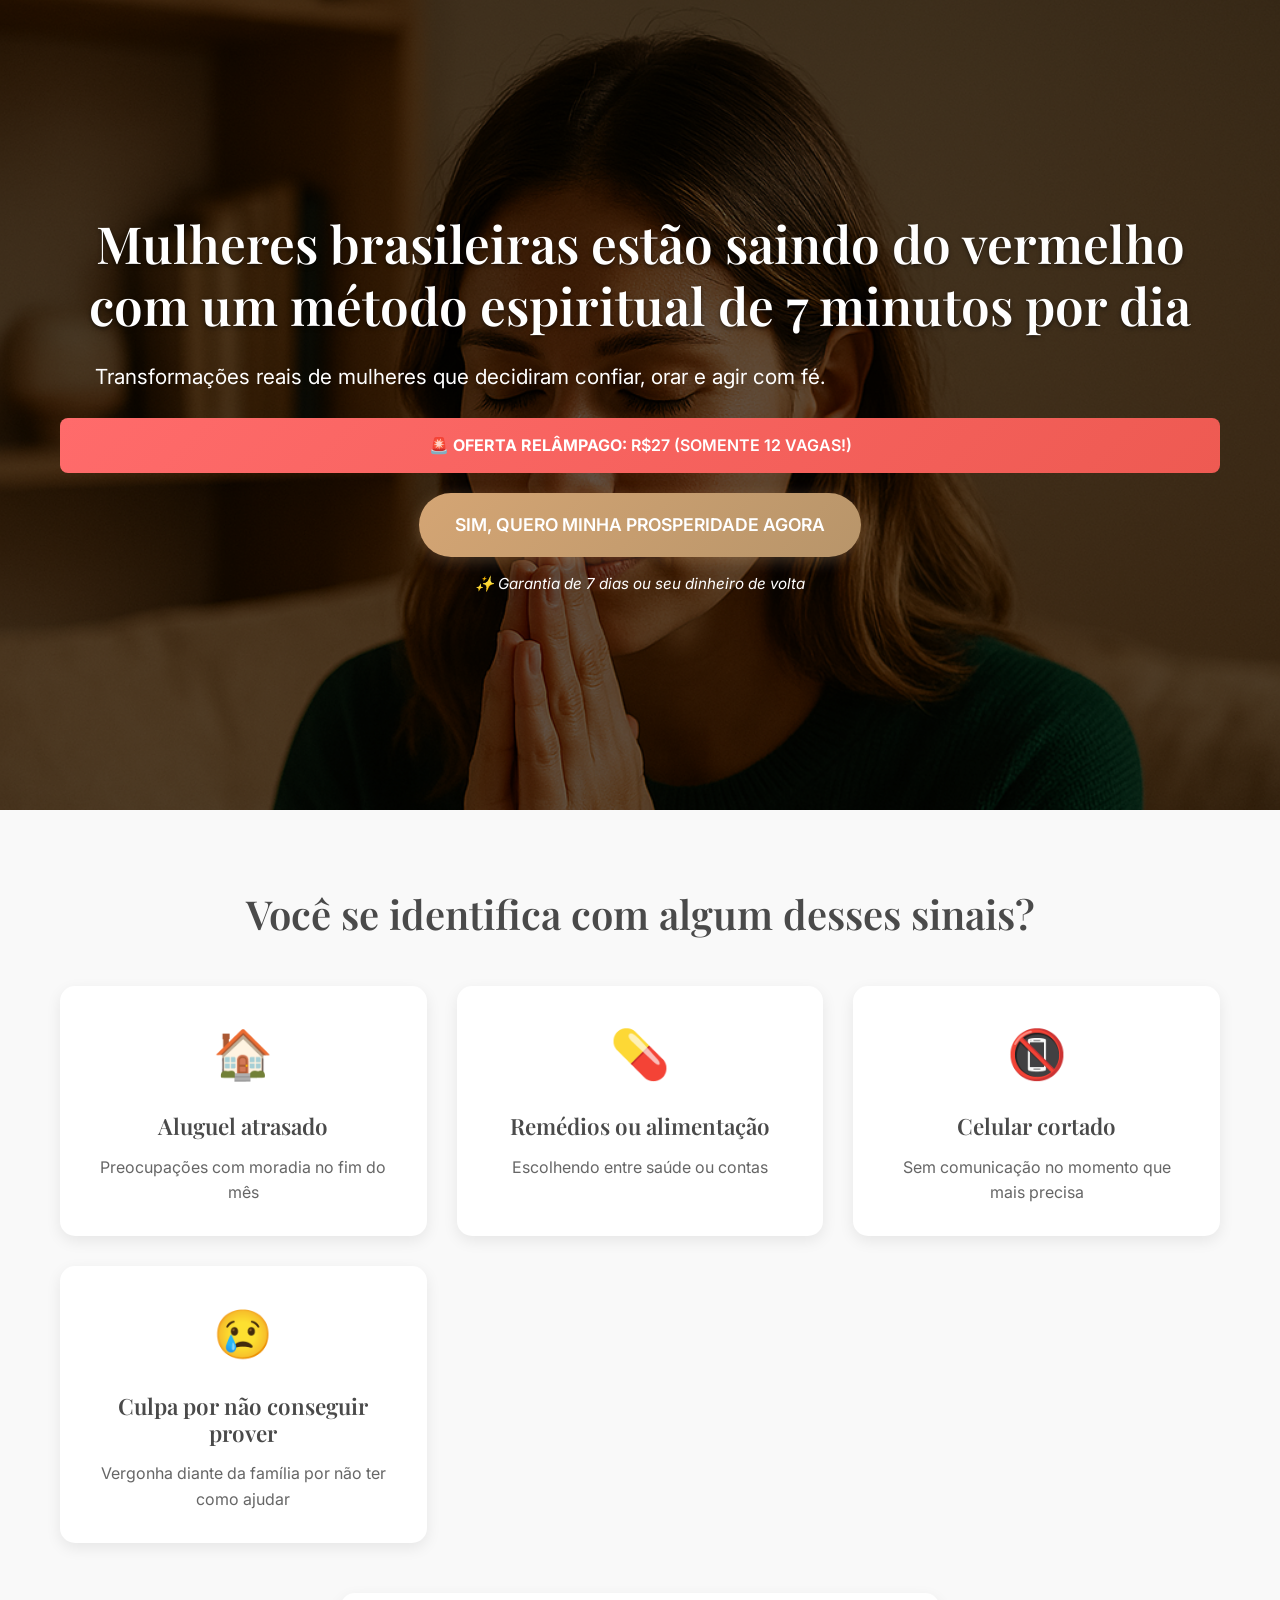
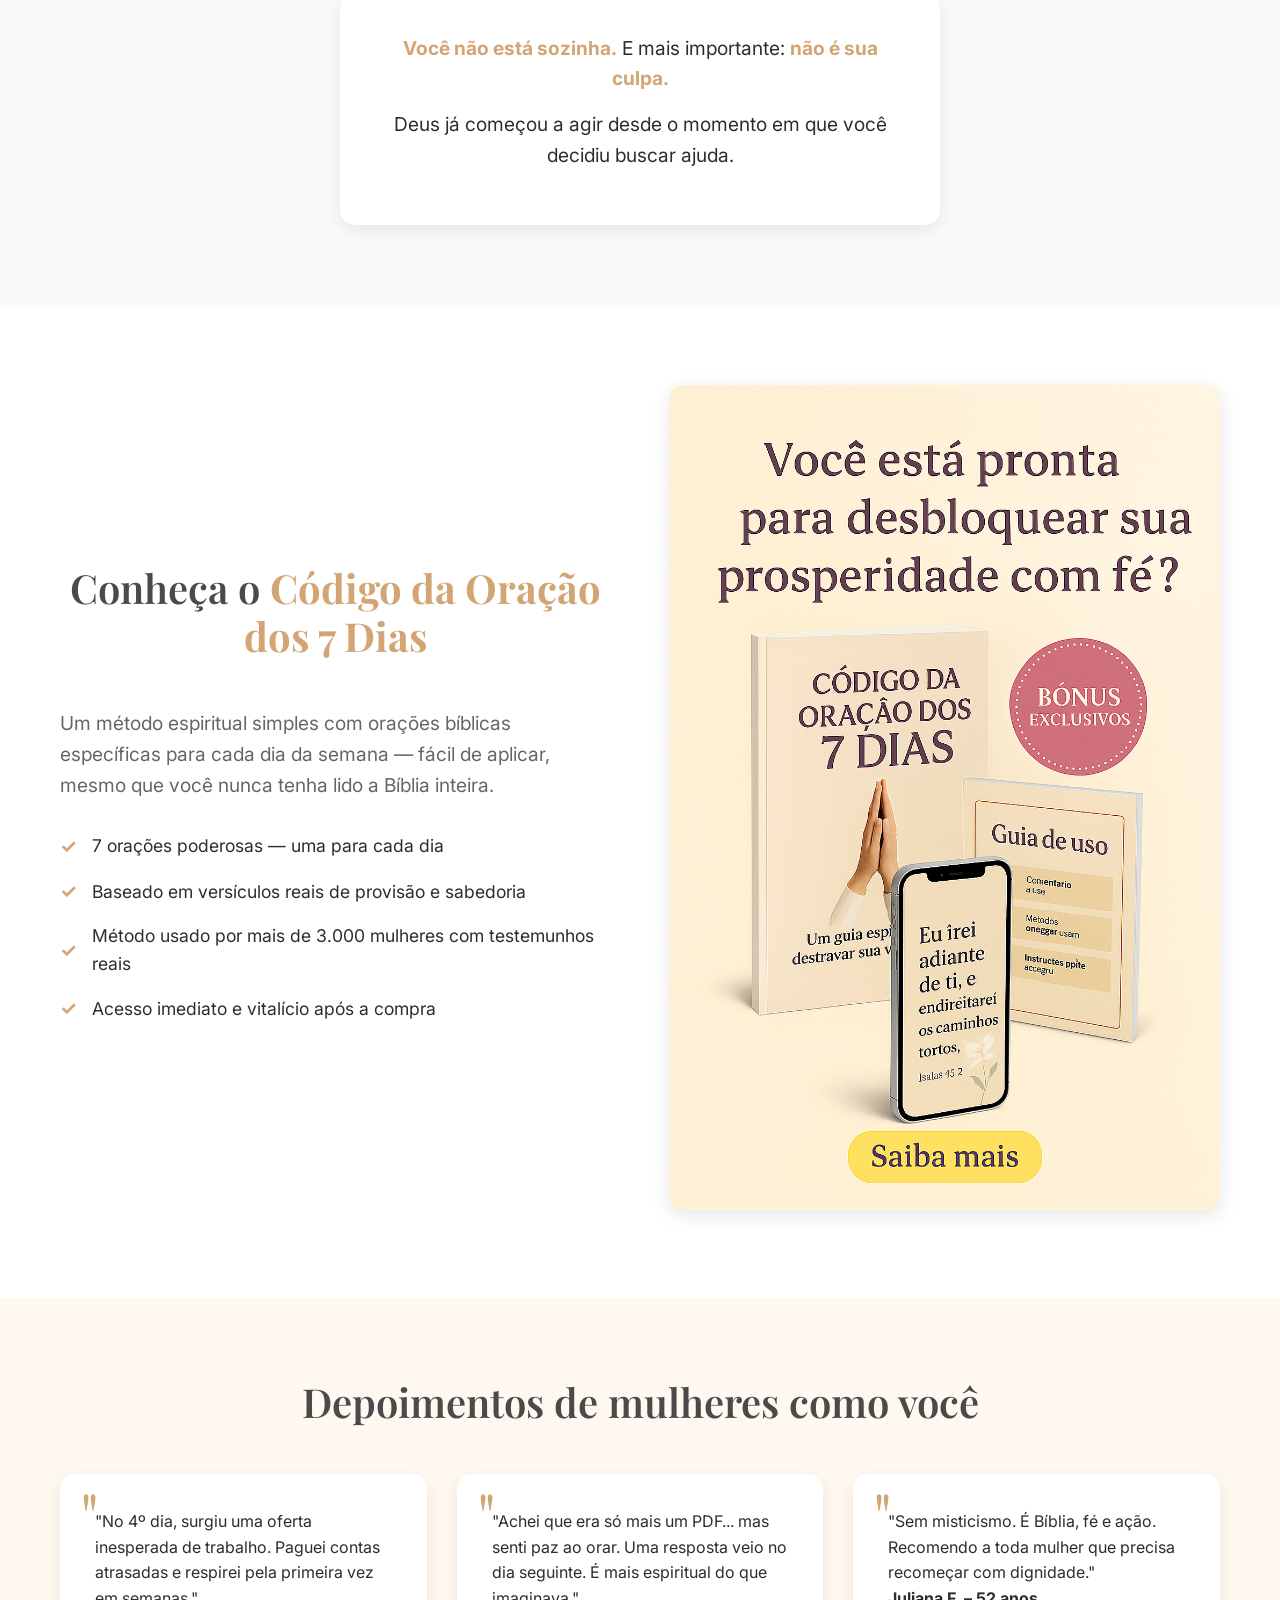
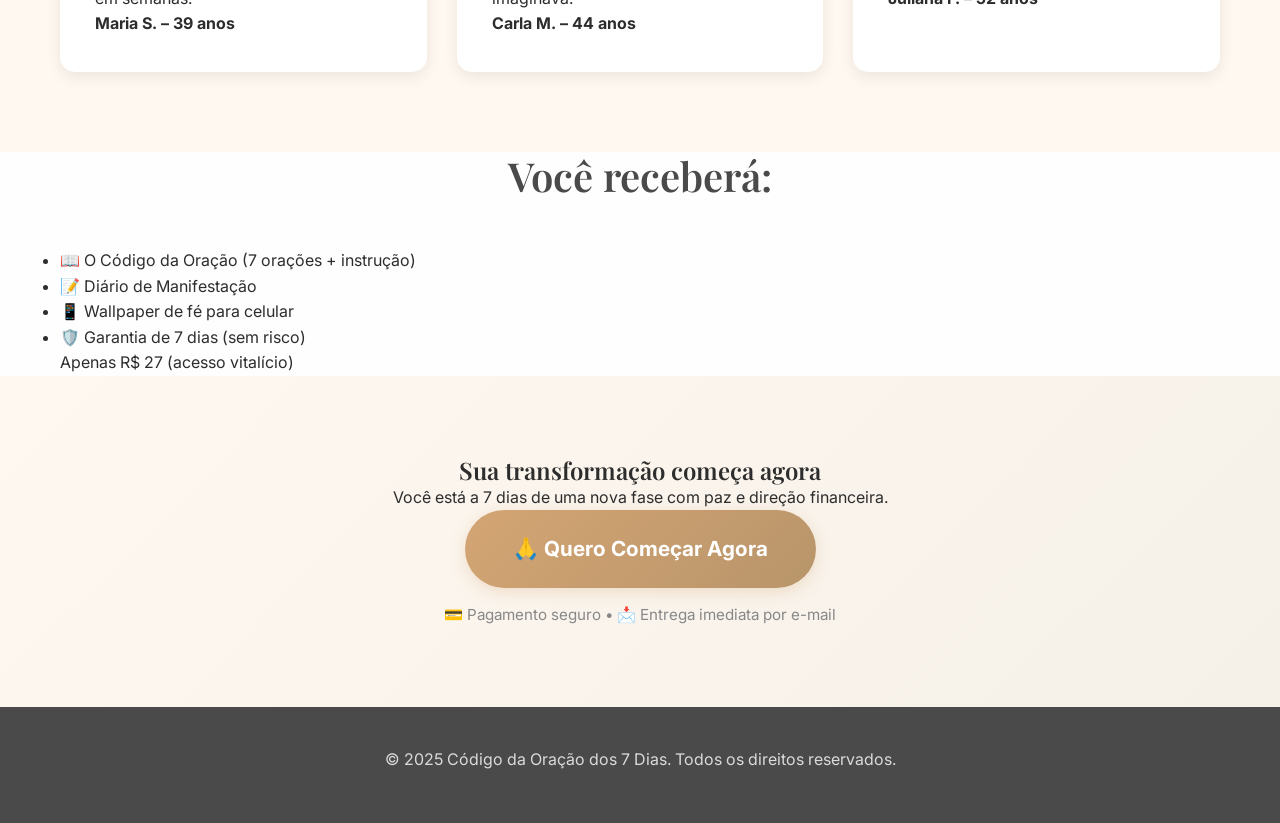
<file: index.html>
<!DOCTYPE html>
<html lang="pt-br">
<head>
  <meta charset="UTF-8" />
  <meta name="viewport" content="width=device-width, initial-scale=1.0" />
  <title>Código da Oração dos 7 Dias - Transformação com Fé</title>
  <meta name="description" content="Transforme sua vida financeira com 7 minutos de oração por dia. Método espiritual simples com resultados reais e comprovados.">
  <link rel="stylesheet" href="style.css" />
  <link rel="preconnect" href="https://fonts.googleapis.com" />
  <link rel="preconnect" href="https://fonts.gstatic.com" crossorigin />
  <link href="https://fonts.googleapis.com/css2?family=Inter:wght@300;400;500;600;700&family=Playfair+Display:wght@400;500;600;700&display=swap" rel="stylesheet" />

  <!-- Meta Pixel Code -->
  <script>
    !function(f,b,e,v,n,t,s){if(f.fbq)return;n=f.fbq=function(){
    n.callMethod?n.callMethod.apply(n,arguments):n.queue.push(arguments)};
    if(!f._fbq)f._fbq=n;n.push=n;n.loaded=!0;n.version='2.0';
    n.queue=[];t=b.createElement(e);t.async=!0;
    t.src='https://connect.facebook.net/en_US/fbevents.js';
    s=b.getElementsByTagName(e)[0];
    s.parentNode.insertBefore(t,s)}(window,document,'script');
    fbq('init', '1267239838112608');
    fbq('track', 'PageView');
  </script>
  <noscript>
    <img height="1" width="1" src="https://www.facebook.com/tr?id=1267239838112608&ev=PageView&noscript=1"/>
  </noscript>
  <!-- End Meta Pixel Code -->
</head>

<body>
  <!-- HERO -->
  <header class="hero">
    <div class="container">
      <div class="hero-content">
        <div class="hero-text">
          <h1 class="hero-title">
            Mulheres brasileiras estão saindo do vermelho com um método espiritual de 7 minutos por dia
          </h1>
          <p class="hero-subtitle">
            Transformações reais de mulheres que decidiram confiar, orar e agir com fé.
          </p>

          <div class="urgency-banner">
            <p>🚨 <strong>OFERTA RELÂMPAGO:</strong> R$27 (SOMENTE <span id="counter">12</span> VAGAS!)</p>
          </div>

          <div class="hero-cta">
            <a href="#oferta" class="btn-primary">SIM, QUERO MINHA PROSPERIDADE AGORA</a>
            <p class="guarantee-text">✨ Garantia de 7 dias ou seu dinheiro de volta</p>
          </div>
        </div>
      </div>
    </div>
  </header>

  <!-- PROBLEMA -->
  <section class="problem">
    <div class="container">
      <h2 class="section-title">Você se identifica com algum desses sinais?</h2>
      <div class="problem-grid">
        <div class="problem-item">
          <div class="problem-icon">🏠</div>
          <h3>Aluguel atrasado</h3>
          <p>Preocupações com moradia no fim do mês</p>
        </div>
        <div class="problem-item">
          <div class="problem-icon">💊</div>
          <h3>Remédios ou alimentação</h3>
          <p>Escolhendo entre saúde ou contas</p>
        </div>
        <div class="problem-item">
          <div class="problem-icon">📵</div>
          <h3>Celular cortado</h3>
          <p>Sem comunicação no momento que mais precisa</p>
        </div>
        <div class="problem-item">
          <div class="problem-icon">😢</div>
          <h3>Culpa por não conseguir prover</h3>
          <p>Vergonha diante da família por não ter como ajudar</p>
        </div>
      </div>
      <div class="problem-conclusion">
        <p><strong>Você não está sozinha.</strong> E mais importante: <strong>não é sua culpa.</strong></p>
        <p>Deus já começou a agir desde o momento em que você decidiu buscar ajuda.</p>
      </div>
    </div>
  </section>

  <!-- SOLUÇÃO -->
  <section class="solution">
    <div class="container">
      <div class="solution-content">
        <div class="solution-text">
          <h2 class="section-title">Conheça o <span class="highlight">Código da Oração dos 7 Dias</span></h2>
          <p class="solution-description">
            Um método espiritual simples com orações bíblicas específicas para cada dia da semana — fácil de aplicar, mesmo que você nunca tenha lido a Bíblia inteira.
          </p>
          <div class="solution-benefits">
            <div class="benefit-item">
              <span class="check">✓</span>
              7 orações poderosas — uma para cada dia
            </div>
            <div class="benefit-item">
              <span class="check">✓</span>
              Baseado em versículos reais de provisão e sabedoria
            </div>
            <div class="benefit-item">
              <span class="check">✓</span>
              Método usado por mais de 3.000 mulheres com testemunhos reais
            </div>
            <div class="benefit-item">
              <span class="check">✓</span>
              Acesso imediato e vitalício após a compra
            </div>
          </div>
        </div>

        <div class="solution-image">
          <img src="produto-principal.png" alt="Mockup do produto Código da Oração dos 7 Dias" style="max-width: 100%; height: auto; border-radius: 12px; box-shadow: 0 5px 20px rgba(0,0,0,0.1);" />
        </div>
      </div>
    </div>
  </section>

  <!-- DEPOIMENTOS -->
  <section class="testimonials">
    <div class="container">
      <h2 class="section-title">Depoimentos de mulheres como você</h2>
      <div class="testimonials-grid">
        <div class="testimonial">
          <p>"No 4º dia, surgiu uma oferta inesperada de trabalho. Paguei contas atrasadas e respirei pela primeira vez em semanas."</p>
          <h4>Maria S. – 39 anos</h4>
        </div>
        <div class="testimonial">
          <p>"Achei que era só mais um PDF... mas senti paz ao orar. Uma resposta veio no dia seguinte. É mais espiritual do que imaginava."</p>
          <h4>Carla M. – 44 anos</h4>
        </div>
        <div class="testimonial">
          <p>"Sem misticismo. É Bíblia, fé e ação. Recomendo a toda mulher que precisa recomeçar com dignidade."</p>
          <h4>Juliana F. – 52 anos</h4>
        </div>
      </div>
    </div>
  </section>

  <!-- OFERTA -->
  <section class="what-you-get">
    <div class="container">
      <h2 class="section-title">Você receberá:</h2>
      <ul>
        <li>📖 O Código da Oração (7 orações + instrução)</li>
        <li>📝 Diário de Manifestação</li>
        <li>📱 Wallpaper de fé para celular</li>
        <li>🛡️ Garantia de 7 dias (sem risco)</li>
      </ul>
      <p class="current-price">Apenas R$ 27 (acesso vitalício)</p>
    </div>
  </section>

  <!-- CTA FINAL -->
  <section class="final-cta" id="oferta">
    <div class="container">
      <h2>Sua transformação começa agora</h2>
      <p>Você está a 7 dias de uma nova fase com paz e direção financeira.</p>
      <a href="https://pay.kirvano.com/52cb859c-5bb2-492b-a7cf-c7e93148ccee" class="btn-primary large">🙏 Quero Começar Agora</a>
      <p class="payment-info">💳 Pagamento seguro • 📩 Entrega imediata por e-mail</p>
    </div>
  </section>

  <!-- FOOTER -->
  <footer class="footer">
    <div class="container">
      <p>© 2025 Código da Oração dos 7 Dias. Todos os direitos reservados.</p>
    </div>
  </footer>

  <!-- Scripts -->
  <script>
    setInterval(() => {
      const counter = document.getElementById("counter");
      const current = parseInt(counter.innerText);
      counter.innerText = Math.max(5, Math.floor(Math.random() * 5) + current - 1);
    }, 30000);
  </script>
</body>
</html>
</file>
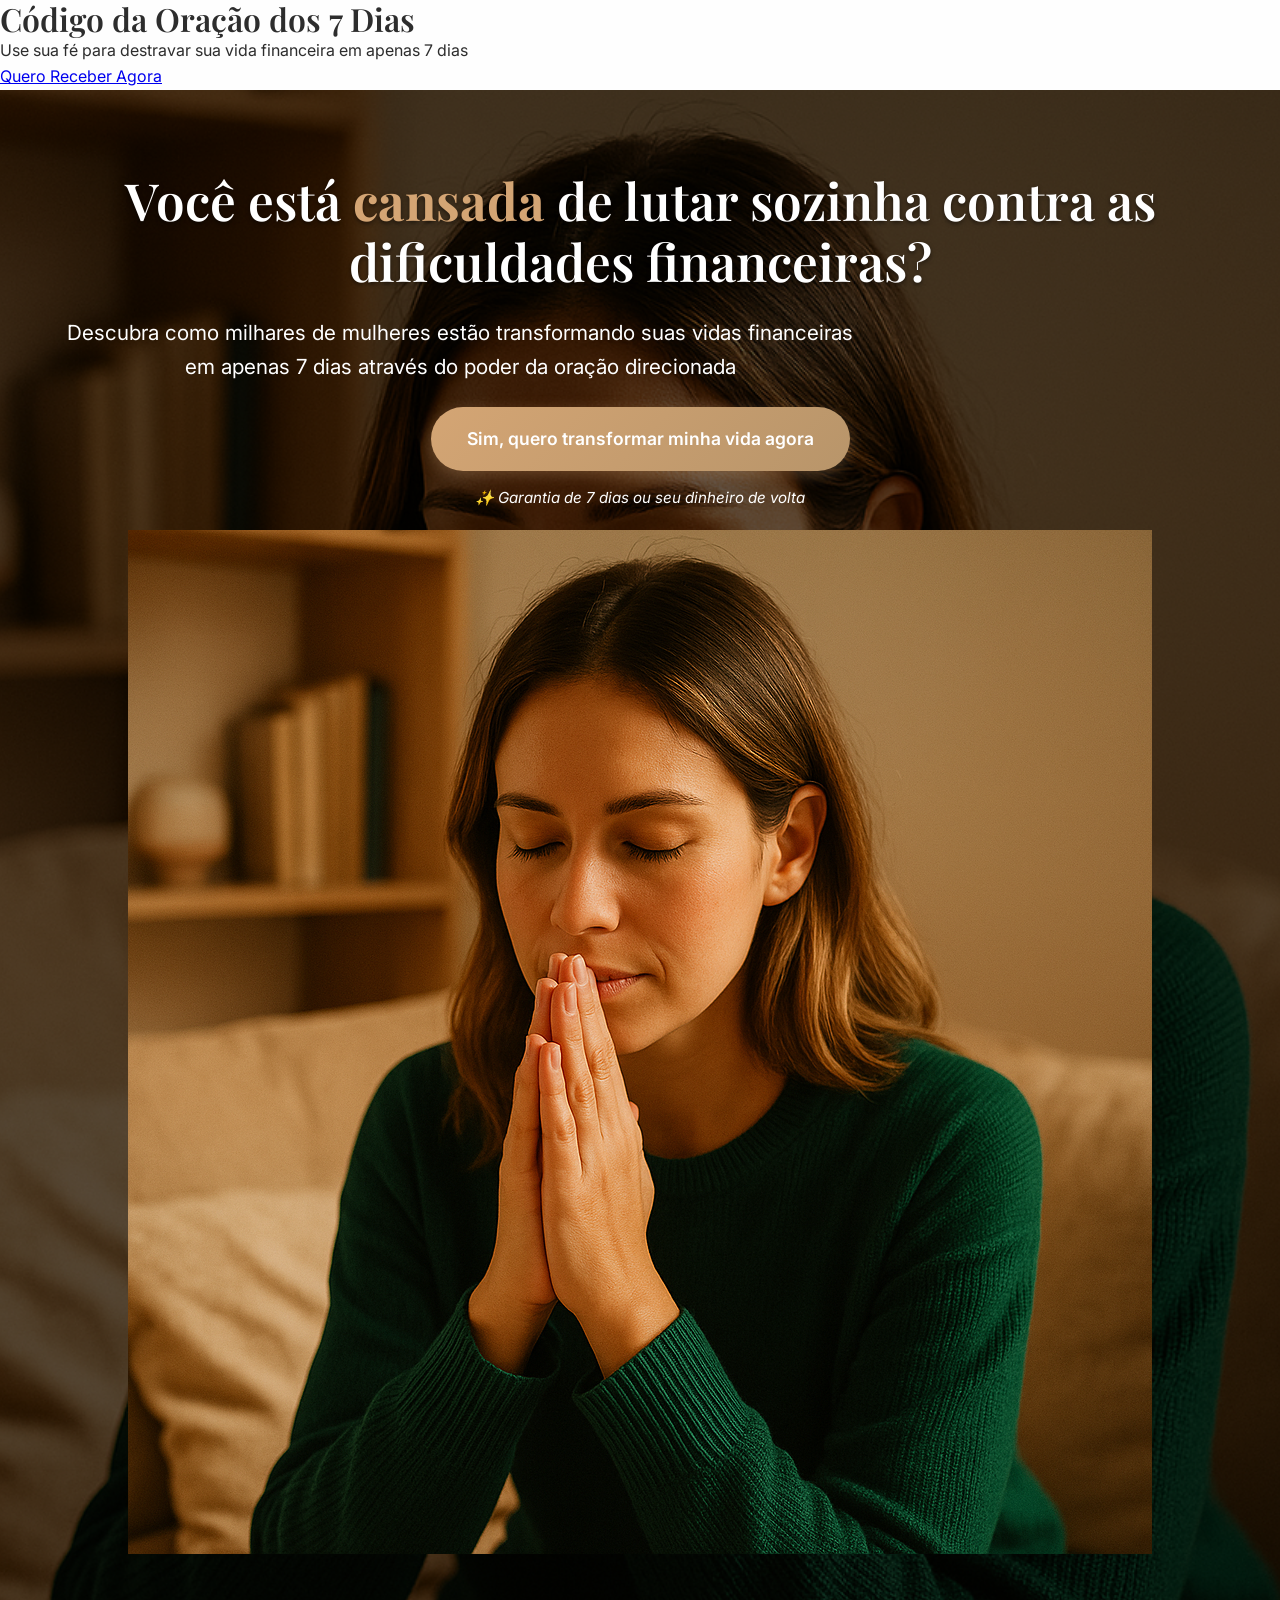
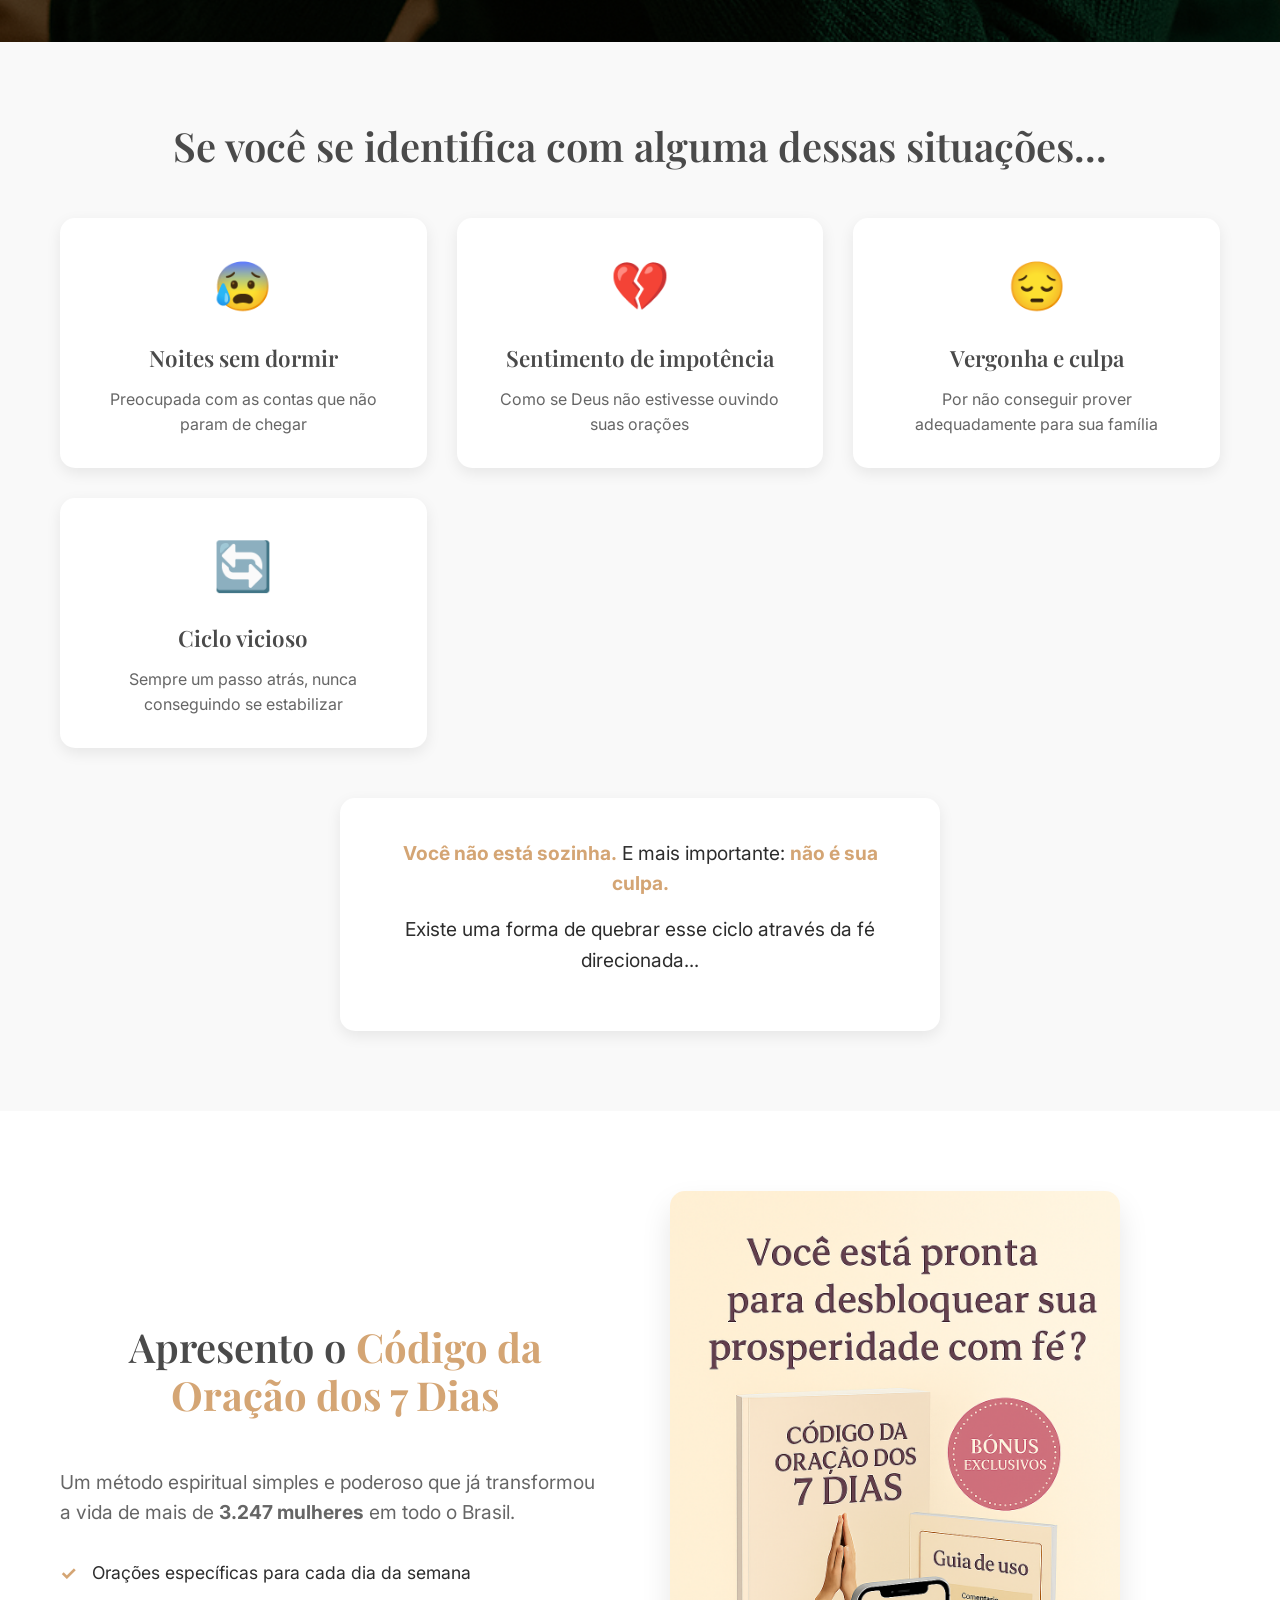
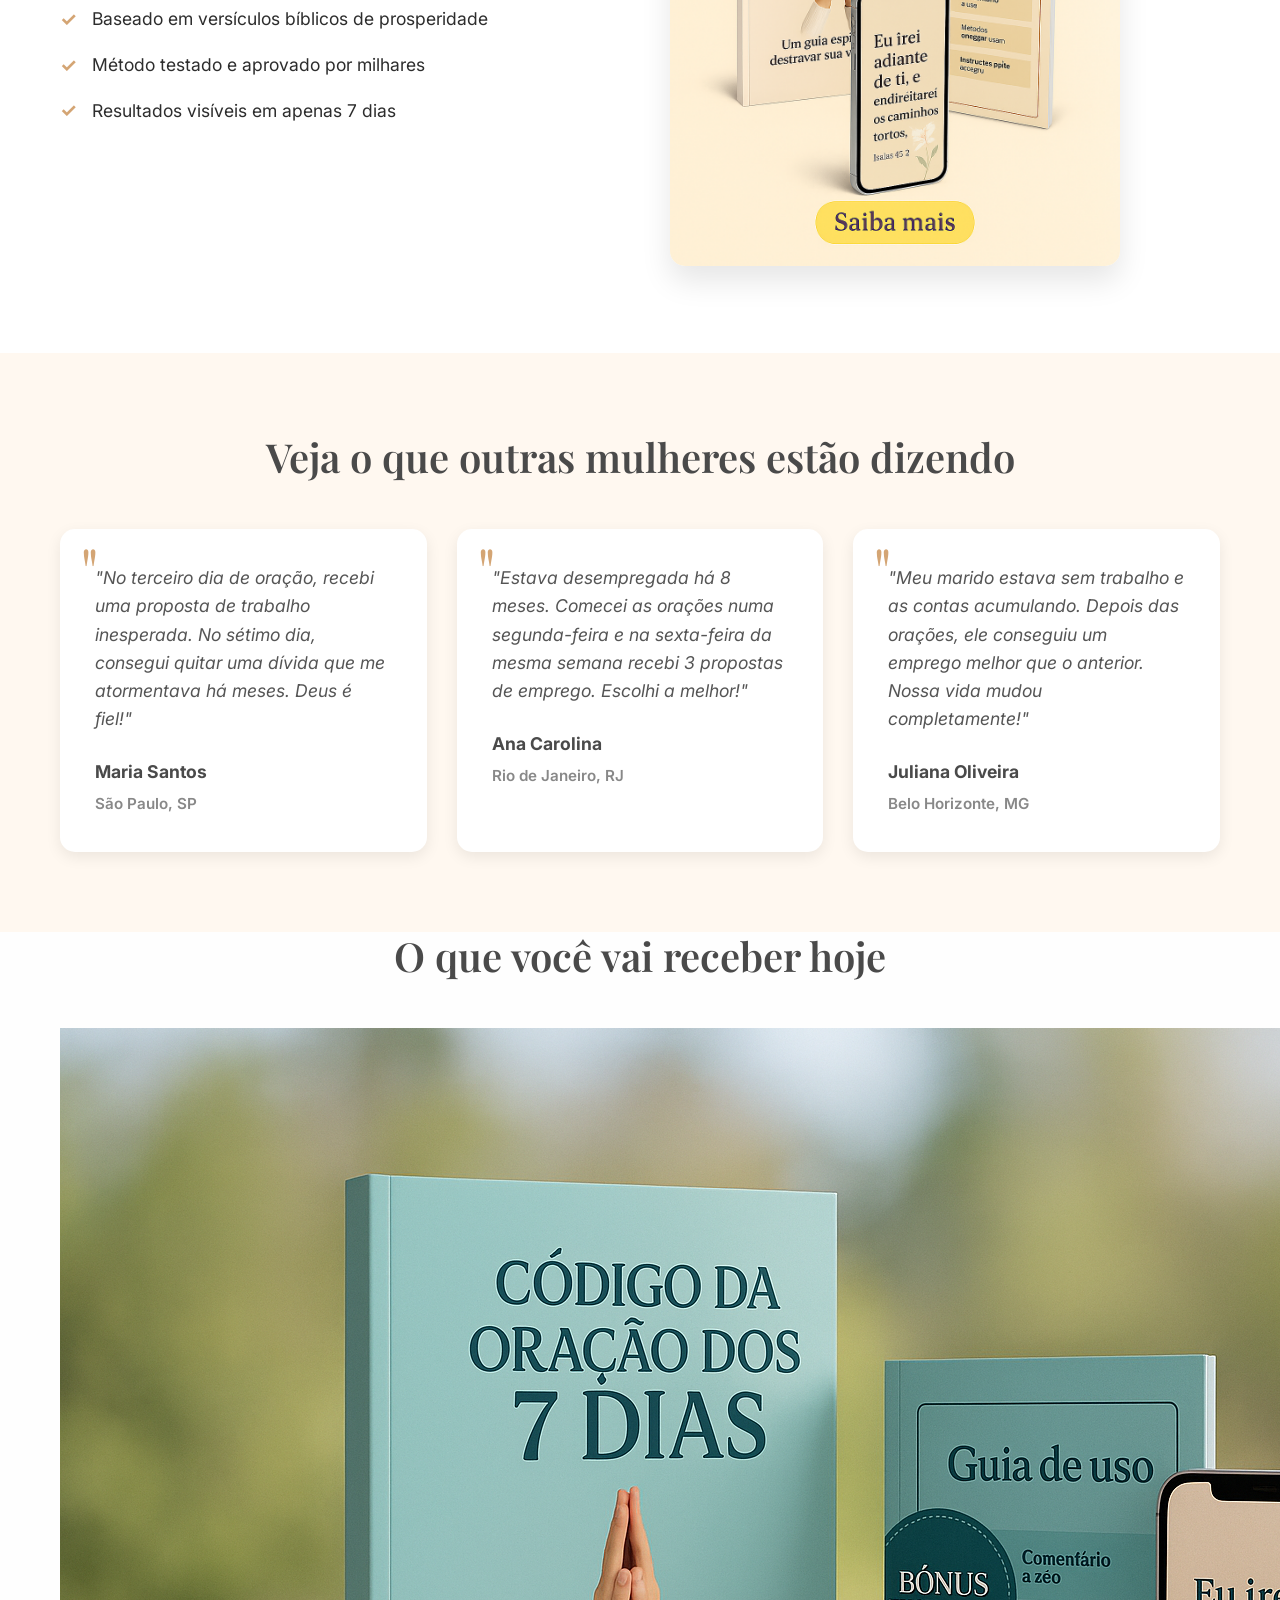
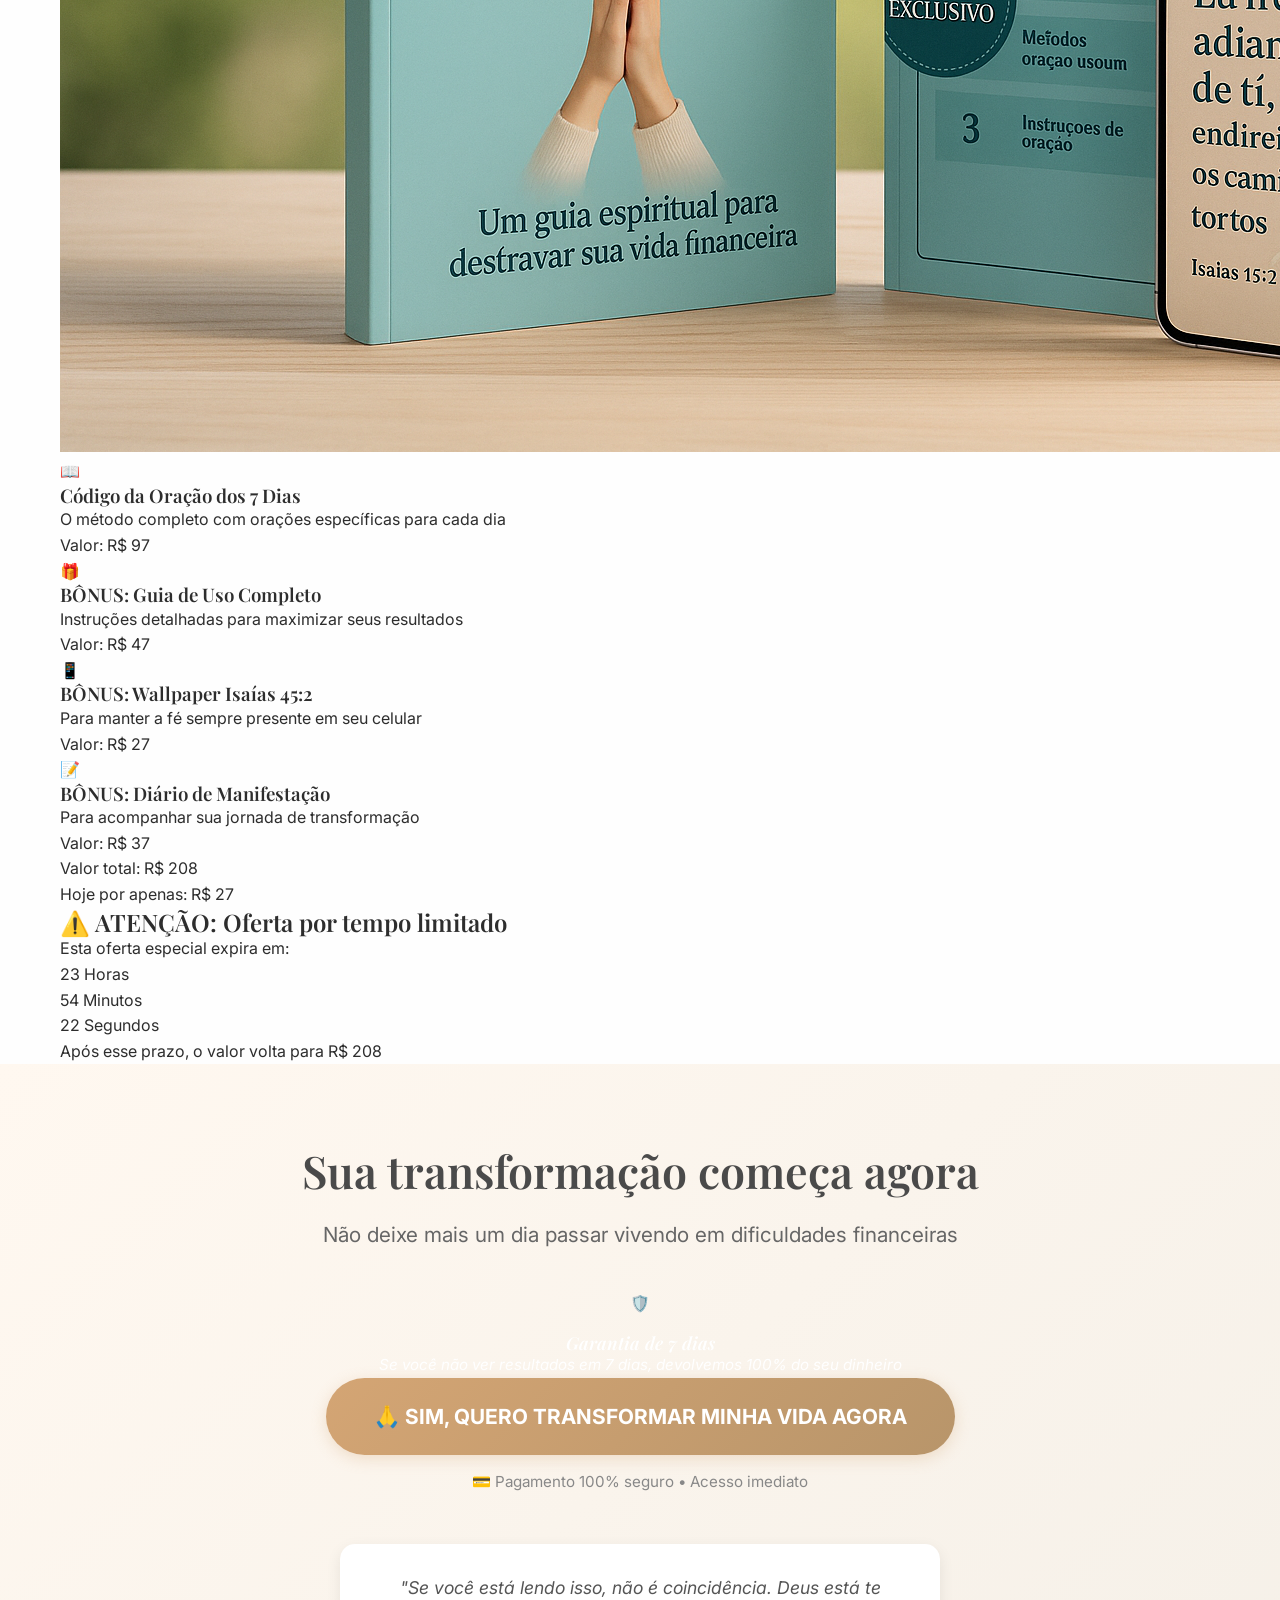
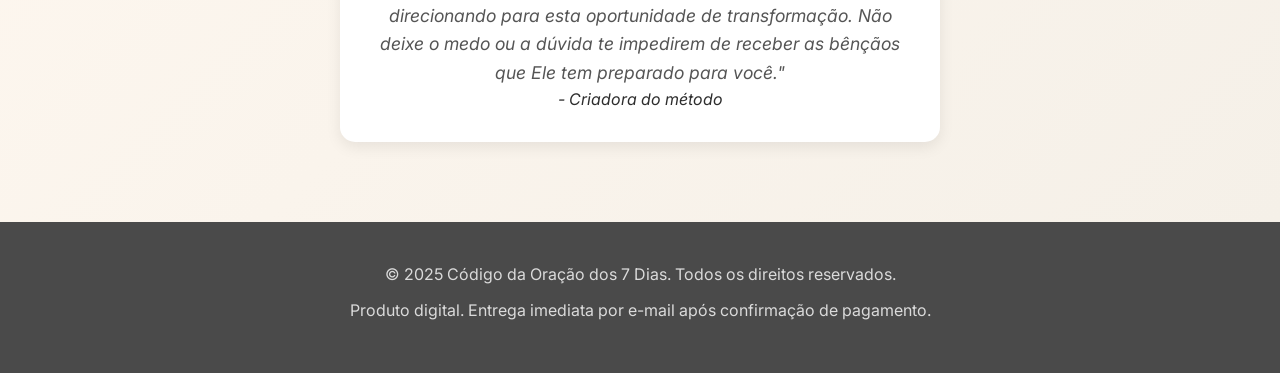
<file: index (1).html>
<!DOCTYPE html>
<html lang="pt-br">
<head>
    <meta charset="UTF-8">
    <meta name="viewport" content="width=device-width, initial-scale=1.0">
    <title>Código da Oração dos 7 Dias - Desbloqueie sua Prosperidade com Fé</title>
    <meta name="description" content="Transforme sua vida financeira em 7 dias através da fé. Método espiritual comprovado para mulheres que buscam prosperidade e libertação financeira.">
    <link rel="stylesheet" href="style.css">
    <link rel="preconnect" href="https://fonts.googleapis.com">
    <link rel="preconnect" href="https://fonts.gstatic.com" crossorigin>
    <link href="https://fonts.googleapis.com/css2?family=Inter:wght@300;400;500;600;700&family=Playfair+Display:wght@400;500;600;700&display=swap" rel="stylesheet">

    <!-- Meta Pixel Code -->
    <script>
      !function(f,b,e,v,n,t,s)
      {if(f.fbq)return;n=f.fbq=function(){n.callMethod?
      n.callMethod.apply(n,arguments):n.queue.push(arguments)};
      if(!f._fbq)f._fbq=n;n.push=n;n.loaded=!0;n.version='2.0';
      n.queue=[];t=b.createElement(e);t.async=!0;
      t.src='https://connect.facebook.net/en_US/fbevents.js';
      s=b.getElementsByTagName(e)[0];
      s.parentNode.insertBefore(t,s)}(window, document,'script');
      fbq('init', '1267239838112608');
      fbq('track', 'PageView');
    </script>
    <noscript>
      <img height="1" width="1"
      src="https://www.facebook.com/tr?id=1267239838112608&ev=PageView&noscript=1"/>
    </noscript>
    <!-- End Meta Pixel Code -->
</head>
<body>

<div class="relative bg-hero">
  <div class="absolute inset-0 bg-black opacity-60"></div>
  <div class="relative z-10 text-white text-center px-4 py-20">
    <h1 class="text-4xl md:text-5xl font-bold mb-4">Código da Oração dos 7 Dias</h1>
    <p class="text-lg md:text-xl mb-6">Use sua fé para destravar sua vida financeira em apenas 7 dias</p>
    <a href="#comprar" class="bg-yellow-400 text-black font-semibold py-3 px-6 rounded-lg hover:bg-yellow-300 transition">
      Quero Receber Agora
    </a>
  </div>
</div>

    <!-- Header Hero Section -->
    <header class="hero">
        <div class="container">
            <div class="hero-content">
                <div class="hero-text">
                    <h1 class="hero-title">
                        Você está <span class="highlight">cansada</span> de lutar sozinha contra as dificuldades financeiras?
                    </h1>
                    <p class="hero-subtitle">
                        Descubra como milhares de mulheres estão transformando suas vidas financeiras em apenas 7 dias através do poder da oração direcionada
                    </p>
                    <div class="hero-cta">
                        <a href="#oferta" class="btn-primary">
                            Sim, quero transformar minha vida agora
                        </a>
                        <p class="guarantee-text">✨ Garantia de 7 dias ou seu dinheiro de volta</p>
                    </div>
                </div>
                <div class="hero-image">
                    <img src="mulher-orando.png" alt="Mulher em oração buscando prosperidade" class="hero-img">
                </div>
            </div>
        </div>
    </header>

    <!-- Problem Section -->
    <section class="problem">
        <div class="container">
            <h2 class="section-title">Se você se identifica com alguma dessas situações...</h2>
            <div class="problem-grid">
                <div class="problem-item">
                    <div class="problem-icon">😰</div>
                    <h3>Noites sem dormir</h3>
                    <p>Preocupada com as contas que não param de chegar</p>
                </div>
                <div class="problem-item">
                    <div class="problem-icon">💔</div>
                    <h3>Sentimento de impotência</h3>
                    <p>Como se Deus não estivesse ouvindo suas orações</p>
                </div>
                <div class="problem-item">
                    <div class="problem-icon">😔</div>
                    <h3>Vergonha e culpa</h3>
                    <p>Por não conseguir prover adequadamente para sua família</p>
                </div>
                <div class="problem-item">
                    <div class="problem-icon">🔄</div>
                    <h3>Ciclo vicioso</h3>
                    <p>Sempre um passo atrás, nunca conseguindo se estabilizar</p>
                </div>
            </div>
            <div class="problem-conclusion">
                <p><strong>Você não está sozinha.</strong> E mais importante: <strong>não é sua culpa.</strong></p>
                <p>Existe uma forma de quebrar esse ciclo através da fé direcionada...</p>
            </div>
        </div>
    </section>

    <!-- Solution Section -->
    <section class="solution">
        <div class="container">
            <div class="solution-content">
                <div class="solution-text">
                    <h2 class="section-title">Apresento o <span class="highlight">Código da Oração dos 7 Dias</span></h2>
                    <p class="solution-description">
                        Um método espiritual simples e poderoso que já transformou a vida de mais de <strong>3.247 mulheres</strong> em todo o Brasil.
                    </p>
                    <div class="solution-benefits">
                        <div class="benefit-item">
                            <span class="check">✓</span>
                            <span>Orações específicas para cada dia da semana</span>
                        </div>
                        <div class="benefit-item">
                            <span class="check">✓</span>
                            <span>Baseado em versículos bíblicos de prosperidade</span>
                        </div>
                        <div class="benefit-item">
                            <span class="check">✓</span>
                            <span>Método testado e aprovado por milhares</span>
                        </div>
                        <div class="benefit-item">
                            <span class="check">✓</span>
                            <span>Resultados visíveis em apenas 7 dias</span>
                        </div>
                    </div>
                </div>
                <div class="solution-image">
                    <img src="produto-principal.png" alt="Código da Oração dos 7 Dias" class="product-img">
                </div>
            </div>
        </div>
    </section>

    <!-- Testimonials Section -->
    <section class="testimonials">
        <div class="container">
            <h2 class="section-title">Veja o que outras mulheres estão dizendo</h2>
            <div class="testimonials-grid">
                <div class="testimonial">
                    <div class="testimonial-content">
                        <p>"No terceiro dia de oração, recebi uma proposta de trabalho inesperada. No sétimo dia, consegui quitar uma dívida que me atormentava há meses. Deus é fiel!"</p>
                    </div>
                    <div class="testimonial-author">
                        <div class="author-info">
                            <h4>Maria Santos</h4>
                            <span>São Paulo, SP</span>
                        </div>
                    </div>
                </div>
                <div class="testimonial">
                    <div class="testimonial-content">
                        <p>"Estava desempregada há 8 meses. Comecei as orações numa segunda-feira e na sexta-feira da mesma semana recebi 3 propostas de emprego. Escolhi a melhor!"</p>
                    </div>
                    <div class="testimonial-author">
                        <div class="author-info">
                            <h4>Ana Carolina</h4>
                            <span>Rio de Janeiro, RJ</span>
                        </div>
                    </div>
                </div>
                <div class="testimonial">
                    <div class="testimonial-content">
                        <p>"Meu marido estava sem trabalho e as contas acumulando. Depois das orações, ele conseguiu um emprego melhor que o anterior. Nossa vida mudou completamente!"</p>
                    </div>
                    <div class="testimonial-author">
                        <div class="author-info">
                            <h4>Juliana Oliveira</h4>
                            <span>Belo Horizonte, MG</span>
                        </div>
                    </div>
                </div>
            </div>
        </div>
    </section>

    <!-- What You Get Section -->
    <section class="what-you-get">
        <div class="container">
            <h2 class="section-title">O que você vai receber hoje</h2>
            <div class="products-showcase">
                <div class="main-product">
                    <img src="produto-completo.png" alt="Produto completo com bônus" class="showcase-img">
                </div>
                <div class="products-list">
                    <div class="product-item">
                        <div class="product-icon">📖</div>
                        <div class="product-details">
                            <h3>Código da Oração dos 7 Dias</h3>
                            <p>O método completo com orações específicas para cada dia</p>
                            <span class="product-value">Valor: R$ 97</span>
                        </div>
                    </div>
                    <div class="product-item bonus">
                        <div class="product-icon">🎁</div>
                        <div class="product-details">
                            <h3>BÔNUS: Guia de Uso Completo</h3>
                            <p>Instruções detalhadas para maximizar seus resultados</p>
                            <span class="product-value">Valor: R$ 47</span>
                        </div>
                    </div>
                    <div class="product-item bonus">
                        <div class="product-icon">📱</div>
                        <div class="product-details">
                            <h3>BÔNUS: Wallpaper Isaías 45:2</h3>
                            <p>Para manter a fé sempre presente em seu celular</p>
                            <span class="product-value">Valor: R$ 27</span>
                        </div>
                    </div>
                    <div class="product-item bonus">
                        <div class="product-icon">📝</div>
                        <div class="product-details">
                            <h3>BÔNUS: Diário de Manifestação</h3>
                            <p>Para acompanhar sua jornada de transformação</p>
                            <span class="product-value">Valor: R$ 37</span>
                        </div>
                    </div>
                </div>
            </div>
            <div class="total-value">
                <p class="original-price">Valor total: <span class="strike">R$ 208</span></p>
                <p class="current-price">Hoje por apenas: <span class="price">R$ 27</span></p>
            </div>
        </div>
    </section>

    <!-- Urgency Section -->
    <section class="urgency">
        <div class="container">
            <div class="urgency-content">
                <h2>⚠️ ATENÇÃO: Oferta por tempo limitado</h2>
                <p>Esta oferta especial expira em:</p>
                <div class="countdown">
                    <div class="countdown-item">
                        <span class="countdown-number" id="hours">23</span>
                        <span class="countdown-label">Horas</span>
                    </div>
                    <div class="countdown-item">
                        <span class="countdown-number" id="minutes">59</span>
                        <span class="countdown-label">Minutos</span>
                    </div>
                    <div class="countdown-item">
                        <span class="countdown-number" id="seconds">59</span>
                        <span class="countdown-label">Segundos</span>
                    </div>
                </div>
                <p class="urgency-warning">Após esse prazo, o valor volta para R$ 208</p>
            </div>
        </div>
    </section>

    <!-- Final CTA Section -->
    <section class="final-cta" id="oferta">
        <div class="container">
            <div class="cta-content">
                <h2>Sua transformação começa agora</h2>
                <p>Não deixe mais um dia passar vivendo em dificuldades financeiras</p>
                
                <div class="guarantee-box">
                    <div class="guarantee-icon">🛡️</div>
                    <div class="guarantee-text">
                        <h3>Garantia de 7 dias</h3>
                        <p>Se você não ver resultados em 7 dias, devolvemos 100% do seu dinheiro</p>
                    </div>
                </div>

                <div class="cta-buttons">
                    <a href="https://pay.kirvano.com/52cb859c-5bb2-492b-a7cf-c7e93148ccee" class="btn-primary large">
                        🙏 SIM, QUERO TRANSFORMAR MINHA VIDA AGORA
                    </a>
                    <p class="payment-info">💳 Pagamento 100% seguro • Acesso imediato</p>
                </div>

                <div class="final-testimonial">
                    <p><em>"Se você está lendo isso, não é coincidência. Deus está te direcionando para esta oportunidade de transformação. Não deixe o medo ou a dúvida te impedirem de receber as bênçãos que Ele tem preparado para você."</em></p>
                    <span>- Criadora do método</span>
                </div>
            </div>
        </div>
    </section>

    <!-- Footer -->
    <footer class="footer">
        <div class="container">
            <p>© 2025 Código da Oração dos 7 Dias. Todos os direitos reservados.</p>
            <p>Produto digital. Entrega imediata por e-mail após confirmação de pagamento.</p>
        </div>
    </footer>

    <script>
        // Countdown timer
        function updateCountdown() {
            const now = new Date().getTime();
            const tomorrow = new Date();
            tomorrow.setDate(tomorrow.getDate() + 1);
            tomorrow.setHours(0, 0, 0, 0);
            const distance = tomorrow.getTime() - now;

            const hours = Math.floor((distance % (1000 * 60 * 60 * 24)) / (1000 * 60 * 60));
            const minutes = Math.floor((distance % (1000 * 60 * 60)) / (1000 * 60));
            const seconds = Math.floor((distance % (1000 * 60)) / 1000);

            document.getElementById("hours").innerHTML = hours.toString().padStart(2, '0');
            document.getElementById("minutes").innerHTML = minutes.toString().padStart(2, '0');
            document.getElementById("seconds").innerHTML = seconds.toString().padStart(2, '0');
        }

        // Update countdown every second
        setInterval(updateCountdown, 1000);
        updateCountdown();

        // Smooth scrolling for anchor links
        document.querySelectorAll('a[href^="#"]').forEach(anchor => {
            anchor.addEventListener('click', function (e) {
                e.preventDefault();
                document.querySelector(this.getAttribute('href')).scrollIntoView({
                    behavior: 'smooth'
                });
            });
        });
    </script>
</body>
</html>
</file>
<file: style.css>
/* Reset e configurações base */
* {
  margin: 0;
  padding: 0;
  box-sizing: border-box;
}

body {
  font-family: 'Inter', sans-serif;
  line-height: 1.6;
  color: #2d2d2d;
  background-color: #fefefe;
}

.container {
  max-width: 1200px;
  margin: 0 auto;
  padding: 0 20px;
}

/* Typography */
h1, h2, h3 {
  font-family: 'Playfair Display', serif;
  font-weight: 600;
  line-height: 1.2;
}

.section-title {
  font-size: 2.5rem;
  text-align: center;
  margin-bottom: 3rem;
  color: #4a4a4a;
}

.highlight {
  color: #d4a574;
  font-weight: 700;
}

/* Buttons */
.btn-primary {
  display: inline-block;
  background: linear-gradient(135deg, #d4a574 0%, #b8956a 100%);
  color: white;
  padding: 18px 36px;
  border-radius: 50px;
  text-decoration: none;
  font-weight: 600;
  font-size: 1.1rem;
  text-align: center;
  transition: all 0.3s ease;
  box-shadow: 0 4px 15px rgba(212, 165, 116, 0.3);
  border: none;
  cursor: pointer;
}

.btn-primary:hover {
  transform: translateY(-2px);
  box-shadow: 0 6px 20px rgba(212, 165, 116, 0.4);
  background: linear-gradient(135deg, #b8956a 0%, #d4a574 100%);
}

.btn-primary.large {
  padding: 22px 48px;
  font-size: 1.3rem;
  font-weight: 700;
}

/* Urgency Banner */
.urgency-banner {
  background: linear-gradient(135deg, #ff6b6b 0%, #ee5a52 100%);
  color: white;
  padding: 15px;
  border-radius: 8px;
  text-align: center;
  margin: 20px 0;
  font-weight: 600;
  animation: pulse 2s infinite;
}

@keyframes pulse {
  0% { transform: scale(1); }
  50% { transform: scale(1.02); }
  100% { transform: scale(1); }
}

/* Hero Section */
.hero {
  background-image: url('mulher-orando.png');
  background-position: top center;
  background-repeat: no-repeat;
  background-size: cover;
  position: relative;
  padding: 80px 0;
  min-height: 90vh;
  display: flex;
  align-items: center;
}

.hero::before {
  content: '';
  position: absolute;
  top: 0;
  left: 0;
  right: 0;
  bottom: 0;
  background: rgba(0, 0, 0, 0.6);
}

.hero-content {
  display: flex;
  flex-direction: column;
  align-items: center;
  text-align: center;
  gap: 20px;
  position: relative;
  z-index: 1;
}

.hero-title {
  font-size: 3.2rem;
  margin-bottom: 1.5rem;
  color: white;
  text-shadow: 0 2px 4px rgba(0,0,0,0.5);
}

.hero-subtitle {
  font-size: 1.3rem;
  margin-bottom: 1.5rem;
  color: white;
  line-height: 1.6;
  max-width: 800px;
}

.guarantee-text {
  margin-top: 15px;
  font-size: 0.95rem;
  color: white;
  font-style: italic;
}

/* Problem Section */
.problem {
  padding: 80px 0;
  background: #f9f9f9;
}

.problem-grid {
  display: grid;
  grid-template-columns: repeat(auto-fit, minmax(280px, 1fr));
  gap: 30px;
  margin-bottom: 50px;
}

.problem-item {
  background: white;
  padding: 30px;
  border-radius: 15px;
  text-align: center;
  box-shadow: 0 5px 15px rgba(0,0,0,0.08);
  transition: transform 0.3s ease;
}

.problem-item:hover {
  transform: translateY(-5px);
}

.problem-icon {
  font-size: 3rem;
  margin-bottom: 20px;
}

.problem-item h3 {
  font-size: 1.4rem;
  margin-bottom: 15px;
  color: #4a4a4a;
}

.problem-item p {
  color: #666;
  line-height: 1.6;
}

.problem-conclusion {
  text-align: center;
  max-width: 600px;
  margin: 0 auto;
  padding: 40px;
  background: white;
  border-radius: 15px;
  box-shadow: 0 5px 15px rgba(0,0,0,0.08);
  font-size: 1.2rem;
}

.problem-conclusion p {
  margin-bottom: 15px;
}

.problem-conclusion strong {
  color: #d4a574;
}

/* Solution Section */
.solution {
  padding: 80px 0;
  background: white;
}

.solution-content {
  display: grid;
  grid-template-columns: 1fr 1fr;
  gap: 60px;
  align-items: center;
}

.solution-description {
  font-size: 1.2rem;
  margin-bottom: 30px;
  color: #666;
}

.solution-benefits {
  space-y: 15px;
}

.benefit-item {
  display: flex;
  align-items: center;
  margin-bottom: 15px;
  font-size: 1.1rem;
}

.check {
  color: #d4a574;
  font-weight: bold;
  margin-right: 15px;
  font-size: 1.2rem;
}

.product-img {
  width: 100%;
  max-width: 450px;
  border-radius: 15px;
  box-shadow: 0 15px 30px rgba(0,0,0,0.1);
}

/* Testimonials */
.testimonials {
  padding: 80px 0;
  background: #fff8f0;
}

.testimonials-grid {
  display: grid;
  grid-template-columns: repeat(auto-fit, minmax(350px, 1fr));
  gap: 30px;
}

.testimonial {
  background: white;
  padding: 35px;
  border-radius: 15px;
  box-shadow: 0 5px 15px rgba(0,0,0,0.08);
  position: relative;
}

.testimonial::before {
  content: '"';
  position: absolute;
  top: -10px;
  left: 20px;
  font-size: 4rem;
  color: #d4a574;
  font-family: 'Playfair Display', serif;
}

.testimonial-content p {
  font-size: 1.1rem;
  line-height: 1.6;
  margin-bottom: 25px;
  color: #555;
  font-style: italic;
}

.testimonial-author h4 {
  font-size: 1.1rem;
  color: #4a4a4a;
  margin-bottom: 5px;
}

.testimonial-author span {
  color: #888;
  font-size: 0.95rem;
  font-weight: 600;
}

/* FAQ */
.faq {
  background: #f9f9f9;
  padding: 80px 0;
}

.faq-item {
  background: white;
  margin: 15px auto;
  max-width: 700px;
  padding: 20px 30px;
  border-radius: 12px;
  box-shadow: 0 4px 10px rgba(0,0,0,0.05);
  font-size: 1rem;
  line-height: 1.6;
  color: #444;
}

/* Final CTA */
.final-cta {
  padding: 80px 0;
  background: linear-gradient(135deg, #fff8f0 0%, #f5f0e8 100%);
  text-align: center;
}

.cta-content h2 {
  font-size: 2.8rem;
  margin-bottom: 20px;
  color: #4a4a4a;
}

.cta-content > p {
  font-size: 1.3rem;
  margin-bottom: 40px;
  color: #666;
}

.payment-info {
  margin-top: 15px;
  color: #888;
  font-size: 0.95rem;
}

.final-testimonial {
  max-width: 600px;
  margin: 50px auto 0;
  padding: 30px;
  background: white;
  border-radius: 15px;
  box-shadow: 0 5px 15px rgba(0,0,0,0.08);
  font-style: italic;
}

.final-testimonial p {
  font-size: 1.1rem;
  line-height: 1.6;
  color: #555;
}

/* Footer */
.footer {
  padding: 40px 0;
  background: #4a4a4a;
  color: white;
  text-align: center;
}

.footer p {
  margin-bottom: 10px;
  opacity: 0.8;
}

/* Responsivo */
@media (max-width: 768px) {
  .container {
    padding: 0 15px;
  }

  .solution-content,
  .products-showcase {
    grid-template-columns: 1fr;
    gap: 40px;
  }

  .hero-title {
    font-size: 2.2rem;
  }

  .section-title {
    font-size: 2rem;
  }

  .hero-subtitle {
    font-size: 1.1rem;
  }

  .problem-grid {
    grid-template-columns: 1fr;
  }

  .testimonials-grid {
    grid-template-columns: 1fr;
  }

  .btn-primary.large {
    padding: 18px 32px;
    font-size: 1.1rem;
  }
}

html {
  scroll-behavior: smooth;
}
</file>
